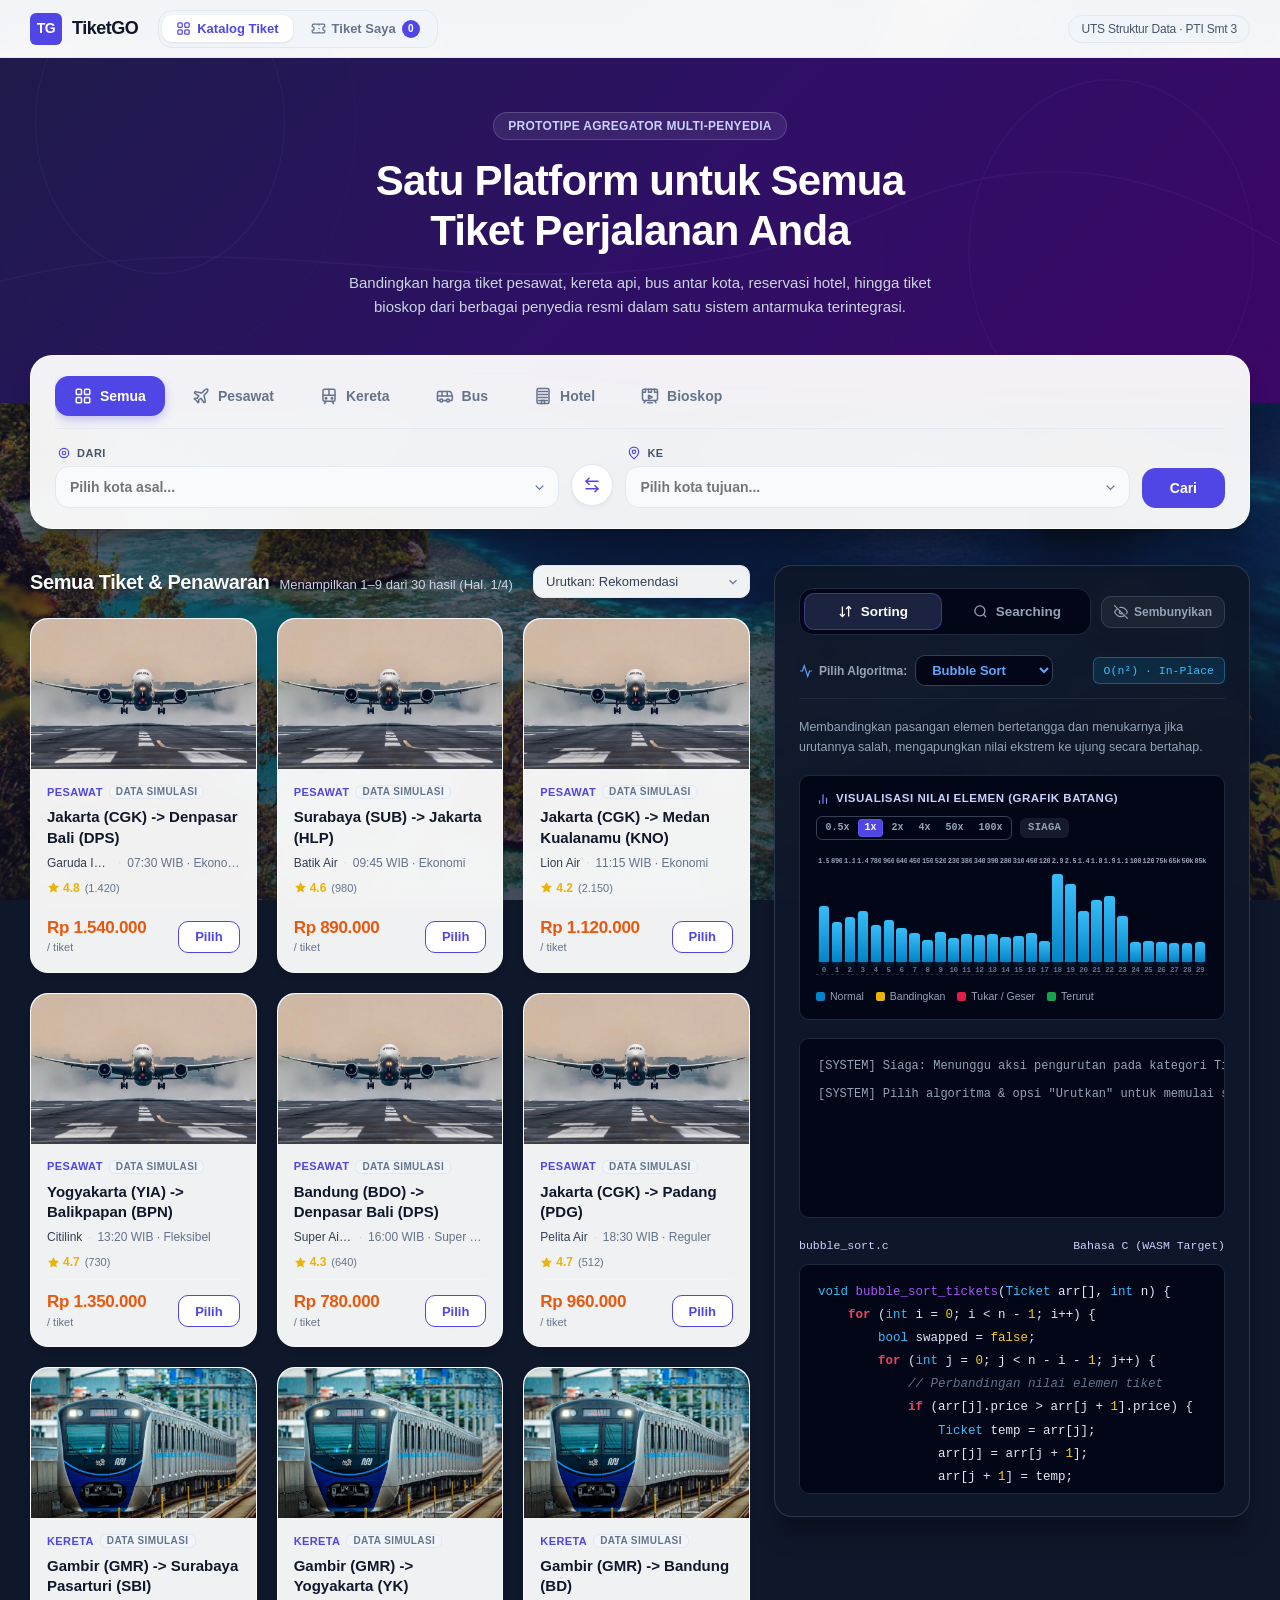
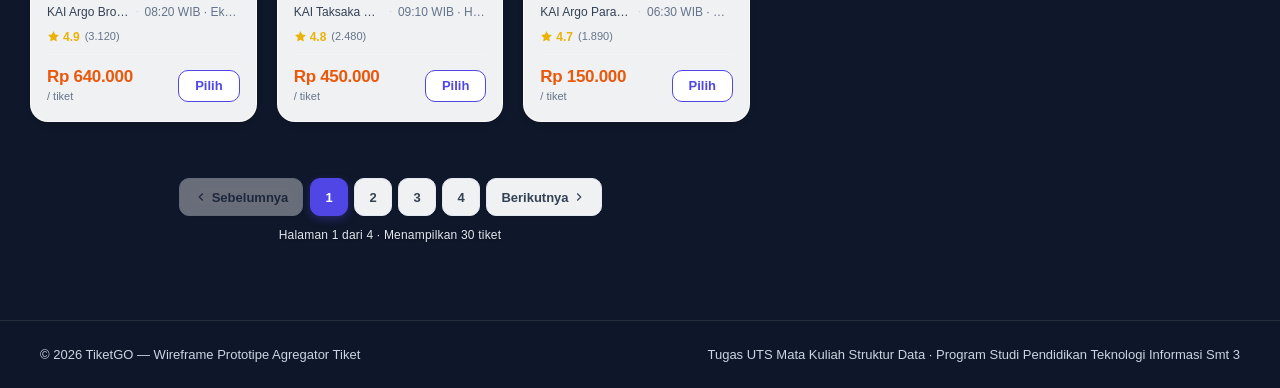
<file: index.html>
<!DOCTYPE html>
<html lang="id">
<head>
  <meta charset="UTF-8">
  <meta name="viewport" content="width=device-width, initial-scale=1.0">
  <title>TiketGO — Agregator Tiket & Visualisasi Algoritma</title>
  <meta name="description" content="Agregator tiket multi-penyedia (pesawat, kereta, bus, hotel, bioskop) dengan wireframe UI statis dan visualisasi algoritma sorting dan searching untuk UTS Struktur Data." />
  <meta property="og:title" content="TiketGO — Agregator Tiket & Visualisasi Algoritma" />
  <meta property="og:description" content="Agregator tiket multi-penyedia (pesawat, kereta, bus, hotel, bioskop) dengan wireframe UI statis dan visualisasi algoritma sorting dan searching untuk UTS Struktur Data." />
  <meta property="og:type" content="website" />
  <meta name="twitter:card" content="summary_large_image" />
  <link rel="stylesheet" href="css/style.css">
</head>
<body>
  <!-- Lapisan Overlay Gelap Transparan di Atas Background Gambar -->
  <div class="tgo-bg-overlay"></div>

  <!-- ========================================================
       1. NAVBAR TIPIS
       ======================================================== -->
  <header class="navbar">
    <div class="navbar-container">
      <div class="navbar-brand-group">
        <a href="#" class="brand-link" id="nav-brand-home" aria-label="TiketGO Beranda">
          <span class="brand-logo">TG</span>
          <span class="brand-name">TiketGO</span>
        </a>
        <nav class="nav-tabs" aria-label="Navigasi Utama">
          <button type="button" class="nav-tab active" id="nav-tab-catalog">
            <svg viewBox="0 0 24 24" fill="none" stroke="currentColor" stroke-width="2">
              <rect width="7" height="7" x="3" y="3" rx="1.5" />
              <rect width="7" height="7" x="14" y="3" rx="1.5" />
              <rect width="7" height="7" x="14" y="14" rx="1.5" />
              <rect width="7" height="7" x="3" y="14" rx="1.5" />
            </svg>
            <span>Katalog Tiket</span>
          </button>
          <button type="button" class="nav-tab" id="nav-tab-my-tickets">
            <svg viewBox="0 0 24 24" fill="none" stroke="currentColor" stroke-width="2">
              <path d="M2 9a3 3 0 0 1 0 6v2a2 2 0 0 0 2 2h16a2 2 0 0 0 2-2v-2a3 3 0 0 1 0-6V7a2 2 0 0 0-2-2H4a2 2 0 0 0-2 2Z" />
              <path d="M13 5v2" />
              <path d="M13 17v2" />
              <path d="M13 11v2" />
            </svg>
            <span>Tiket Saya</span>
            <span class="nav-tab-badge" id="my-tickets-badge">0</span>
          </button>
        </nav>
      </div>
      <span class="nav-badge">UTS Struktur Data · PTI Smt 3</span>
    </div>
  </header>

  <main>
    <!-- ========================================================
         VIEW 1: KATALOG TIKET & VISUALISASI ALGORITMA
         ======================================================== -->
    <div id="catalog-view" class="catalog-view">
      <!-- ========================================================
           2. HERO SECTION
           ======================================================== -->
    <section class="hero" aria-labelledby="hero-title">
      <!-- Elemen Dekoratif SVG Samar -->
      <svg class="hero-decorations" xmlns="http://www.w3.org/2000/svg" viewBox="0 0 1440 320" preserveAspectRatio="none">
        <circle cx="180" cy="60" r="140" fill="none" stroke="#818cf8" stroke-width="1.2" opacity="0.4" />
        <circle cx="180" cy="60" r="220" fill="none" stroke="#818cf8" stroke-width="0.8" opacity="0.25" />
        <path d="M-50,220 C300,120 600,280 1000,140 C1250,50 1400,160 1500,200" fill="none" stroke="#a78bfa" stroke-width="1.5" opacity="0.35" />
        <circle cx="1250" cy="180" r="160" fill="none" stroke="#c084fc" stroke-width="1.2" opacity="0.3" />
        <circle cx="1250" cy="180" r="260" fill="none" stroke="#c084fc" stroke-width="0.8" opacity="0.15" />
      </svg>

      <div class="hero-content">
        <span class="hero-pill-badge">Prototipe Agregator Multi-Penyedia</span>
        <h1 id="hero-title" class="hero-title">Satu Platform untuk Semua Tiket Perjalanan Anda</h1>
        <p class="hero-subtitle">
          Bandingkan harga tiket pesawat, kereta api, bus antar kota, reservasi hotel, hingga tiket bioskop dari berbagai penyedia resmi dalam satu sistem antarmuka terintegrasi.
        </p>
      </div>
    </section>

    <!-- ========================================================
         3. KARTU PENCARIAN MELAYANG
         ======================================================== -->
    <section class="floating-search-wrapper" aria-label="Pencarian Tiket">
      <div class="floating-search-card">
        <!-- Baris Tab Kategori (Semua, Pesawat, Kereta, Bus, Hotel, Bioskop) -->
        <div class="category-tabs" role="tablist" aria-label="Kategori Tiket">
          <button type="button" class="category-tab active" role="tab" aria-selected="true" data-category="semua">
            <svg viewBox="0 0 24 24" fill="none" stroke="currentColor" stroke-width="2" stroke-linecap="round" stroke-linejoin="round">
              <rect width="7" height="7" x="3" y="3" rx="1.5" />
              <rect width="7" height="7" x="14" y="3" rx="1.5" />
              <rect width="7" height="7" x="14" y="14" rx="1.5" />
              <rect width="7" height="7" x="3" y="14" rx="1.5" />
            </svg>
            <span>Semua</span>
          </button>

          <button type="button" class="category-tab" role="tab" aria-selected="false" data-category="pesawat">
            <svg viewBox="0 0 24 24" fill="none" stroke="currentColor" stroke-linecap="round" stroke-linejoin="round">
              <path d="M17.8 19.2 16 11l3.5-3.5C21 6 21.5 4 21 3c-1-.5-3 0-4.5 1.5L13 8 4.8 6.2c-.5-.1-.9.1-1.1.5l-.3.5c-.2.5-.1 1 .3 1.3L9 12l-2 3H4l-1 1 3 2 2 3 1-1v-3l3-2 3.5 5.3c.3.4.8.5 1.3.3l.5-.3c.4-.2.6-.6.5-1.1z"/>
            </svg>
            <span>Pesawat</span>
          </button>
          
          <button type="button" class="category-tab" role="tab" aria-selected="false" data-category="kereta">
            <svg viewBox="0 0 24 24" fill="none" stroke="currentColor" stroke-linecap="round" stroke-linejoin="round">
              <rect width="16" height="16" x="4" y="3" rx="2"/>
              <path d="M4 11h16"/><path d="M12 3v8"/><path d="m8 19-2 3"/><path d="m18 22-2-3"/><circle cx="8" cy="15" r="1"/><circle cx="16" cy="15" r="1"/>
            </svg>
            <span>Kereta</span>
          </button>
          
          <button type="button" class="category-tab" role="tab" aria-selected="false" data-category="bus">
            <svg viewBox="0 0 24 24" fill="none" stroke="currentColor" stroke-linecap="round" stroke-linejoin="round">
              <path d="M8 6v6"/><path d="M15 6v6"/><path d="M2 12h19.6"/><path d="M18 18h3s.5-1.7.8-2.8c.1-.4.2-.8.2-1.2 0-.4-.1-.8-.2-1.2l-1.4-5C20.1 6.8 19.1 6 18 6H4a2 2 0 0 0-2 2v10h3"/><circle cx="7" cy="18" r="2"/><path d="M9 18h5"/><circle cx="16" cy="18" r="2"/>
            </svg>
            <span>Bus</span>
          </button>
          
          <button type="button" class="category-tab" role="tab" aria-selected="false" data-category="hotel">
            <svg viewBox="0 0 24 24" fill="none" stroke="currentColor" stroke-linecap="round" stroke-linejoin="round">
              <path d="M6 18h12"/><path d="M6 14h12"/><path d="M6 10h12"/><path d="M6 6h12"/><path d="M10 22v-4h4v4"/><rect width="16" height="20" x="4" y="2" rx="2"/>
            </svg>
            <span>Hotel</span>
          </button>
          
          <button type="button" class="category-tab" role="tab" aria-selected="false" data-category="bioskop">
            <svg viewBox="0 0 24 24" fill="none" stroke="currentColor" stroke-linecap="round" stroke-linejoin="round">
              <rect width="20" height="15" x="2" y="3" rx="2"/><polyline points="2 7 6 7 6 3"/><polyline points="10 3 10 7 14 7 14 3"/><polyline points="18 3 18 7 22 7"/><polygon points="10 11 15 13.5 10 16 10 11"/><path d="m4 21 2-3"/><path d="m20 21-2-3"/><path d="M9 21h6"/>
            </svg>
            <span>Bioskop</span>
          </button>
        </div>

        <!-- Input Pencarian: Dua Dropdown Rute (Dari & Ke) atau Teks Bebas (Hotel/Bioskop) -->
        <form class="search-form" id="search-form" action="#" method="GET">
          <!-- WIDGET 1: PENCARIAN RUTE "DARI" & "KE" (UNTUK PESAWAT, KERETA, BUS, SEMUA) -->
          <div class="route-search-fields" id="route-search-fields">
            <!-- Kolom DARI (Kota Asal) -->
            <div class="route-field-group">
              <label class="route-field-label" for="route-origin-input">
                <svg viewBox="0 0 24 24" fill="none" stroke="currentColor" stroke-width="2"><circle cx="12" cy="12" r="3"/><circle cx="12" cy="12" r="8"/></svg>
                <span>Dari</span>
              </label>
              <div class="route-input-wrapper">
                <input 
                  type="text" 
                  id="route-origin-input" 
                  class="route-input" 
                  placeholder="Pilih kota asal..." 
                  autocomplete="off" 
                  aria-autocomplete="list"
                  aria-controls="origin-suggestions"
                />
                <button type="button" class="btn-clear-route" id="btn-clear-origin" title="Hapus Asal" style="display: none;">&times;</button>
                <svg class="route-dropdown-arrow" viewBox="0 0 24 24" fill="none" stroke="currentColor" stroke-width="2"><polyline points="6 9 12 15 18 9"/></svg>
                <div id="origin-suggestions" class="search-suggestions route-suggestions" style="display: none;" role="listbox"></div>
              </div>
            </div>

            <!-- Tombol Tukar Rute (Ikon Panah Bersebelahan) -->
            <button type="button" class="btn-swap-route" id="btn-swap-route" title="Tukar Kota Asal & Tujuan" aria-label="Tukar Kota Asal dan Tujuan">
              <svg viewBox="0 0 24 24" fill="none" stroke="currentColor" stroke-width="2" stroke-linecap="round" stroke-linejoin="round">
                <path d="M8 3 4 7l4 4"/>
                <path d="M4 7h16"/>
                <path d="m16 21 4-4-4-4"/>
                <path d="M20 17H4"/>
              </svg>
            </button>

            <!-- Kolom KE (Kota Tujuan) -->
            <div class="route-field-group">
              <label class="route-field-label" for="route-dest-input">
                <svg viewBox="0 0 24 24" fill="none" stroke="currentColor" stroke-width="2"><path d="M20 10c0 6-8 12-8 12s-8-6-8-12a8 8 0 0 1 16 0Z"/><circle cx="12" cy="10" r="3"/></svg>
                <span>Ke</span>
              </label>
              <div class="route-input-wrapper">
                <input 
                  type="text" 
                  id="route-dest-input" 
                  class="route-input" 
                  placeholder="Pilih kota tujuan..." 
                  autocomplete="off" 
                  aria-autocomplete="list"
                  aria-controls="dest-suggestions"
                />
                <button type="button" class="btn-clear-route" id="btn-clear-dest" title="Hapus Tujuan" style="display: none;">&times;</button>
                <svg class="route-dropdown-arrow" viewBox="0 0 24 24" fill="none" stroke="currentColor" stroke-width="2"><polyline points="6 9 12 15 18 9"/></svg>
                <div id="dest-suggestions" class="search-suggestions route-suggestions" style="display: none;" role="listbox"></div>
              </div>
            </div>
          </div>

          <!-- WIDGET 2: KOTAK PENCARIAN TEKS BEBAS (UNTUK HOTEL & BIOSKOP) -->
          <div class="search-input-box" id="single-search-box" style="display: none;">
            <svg class="search-icon" viewBox="0 0 24 24" fill="none" stroke="currentColor" stroke-width="2">
              <circle cx="11" cy="11" r="8"></circle>
              <line x1="21" y1="21" x2="16.65" y2="16.65"></line>
            </svg>
            <input 
              type="text" 
              id="search-input" 
              class="search-input" 
              placeholder="Cari nama hotel, bioskop, atau lokasi..." 
              autocomplete="off"
              aria-autocomplete="list"
              aria-controls="search-suggestions"
            >
            <div id="search-suggestions" class="search-suggestions" style="display: none;" role="listbox"></div>
          </div>

          <button type="submit" class="btn-search">
            <span>Cari</span>
          </button>
        </form>
      </div>
    </section>

    <!-- ========================================================
         4. KONTEN UTAMA — GRID 2 KOLOM (11fr / 9fr)
         ======================================================== -->
    <div class="main-layout">
      <div class="content-grid" id="main-content-grid">
        
        <!-- KOLOM KIRI: DAFTAR TIKET -->
        <section class="tickets-section" aria-labelledby="section-category-title">
          <div class="section-header">
            <div class="section-title-wrap">
              <h2 id="section-category-title" class="section-title">Semua Tiket & Penawaran</h2>
              <span id="tickets-count" class="section-counter">Menampilkan 30 hasil</span>
            </div>

            <!-- Kontrol Aksi: Tombol Tampilkan Visualisasi + Dropdown Urutkan -->
            <div class="section-header-actions">
              <button 
                type="button" 
                id="btn-show-visualizer" 
                class="btn-show-visualizer" 
                style="display: none;" 
                title="Tampilkan Panel Visualisasi Algoritma"
              >
                <svg viewBox="0 0 24 24" fill="none" stroke="currentColor" stroke-width="2" stroke-linecap="round" stroke-linejoin="round">
                  <path d="M1 12s4-8 11-8 11 8 11 8-4 8-11 8-11-8-11-8z"/>
                  <circle cx="12" cy="12" r="3"/>
                </svg>
                <span>Tampilkan Visualisasi</span>
              </button>

              <div class="sort-control">
                <select id="sort-select" class="sort-select" aria-label="Urutkan Hasil">
                  <option value="rekomendasi">Urutkan: Rekomendasi</option>
                  <option value="harga-asc">Termurah (Harga Terendah)</option>
                  <option value="harga-desc">Termahal (Harga Tertinggi)</option>
                  <option value="rating-desc">Rating Tertinggi</option>
                  <option value="alfabet-asc">Alfabet: A ke Z (Nama / Rute)</option>
                  <option value="alfabet-desc">Alfabet: Z ke A (Nama / Rute)</option>
                </select>
                <svg class="sort-arrow" viewBox="0 0 24 24" fill="none" stroke="currentColor" stroke-width="2">
                  <polyline points="6 9 12 15 18 9"></polyline>
                </svg>
              </div>
            </div>
          </div>

          <!-- Container Kartu Tiket Vertikal (Di-render Dinamis oleh JS) -->
          <div id="tickets-container" class="ticket-list" aria-live="polite">
            <!-- Isi dimuat melalui js/app.js -->
          </div>

          <!-- FITUR 1: KONTROL PAGINASI (Maks 9 Tiket per Halaman) -->
          <nav id="pagination-container" class="pagination-wrapper" aria-label="Navigasi Halaman Tiket">
            <!-- Di-render dinamis oleh JS -->
          </nav>
        </section>

        <!-- KOLOM KANAN: VISUALISASI ALGORITMA (PANEL BERTAB) -->
        <aside class="algo-aside" id="algo-aside" aria-label="Visualisasi Algoritma Struktur Data">
          <div class="algo-card">
            
            <!-- Baris Top: Tab Sorting & Searching + Tombol Sembunyikan -->
            <div class="algo-top-bar">
              <div class="algo-tabs" role="tablist" aria-label="Pilih Mode Algoritma">
                <button 
                  type="button" 
                  id="tab-algo-sorting" 
                  class="algo-tab active" 
                  role="tab" 
                  aria-selected="true" 
                  aria-controls="panel-algo-sorting"
                >
                  <svg viewBox="0 0 24 24" fill="none" stroke="currentColor" stroke-width="2">
                    <path d="m3 16 4 4 4-4"/><path d="M7 20V4"/><path d="m21 8-4-4-4 4"/><path d="M17 4v16"/>
                  </svg>
                  <span>Sorting</span>
                </button>
                
                <button 
                  type="button" 
                  id="tab-algo-searching" 
                  class="algo-tab" 
                  role="tab" 
                  aria-selected="false" 
                  aria-controls="panel-algo-searching"
                >
                  <svg viewBox="0 0 24 24" fill="none" stroke="currentColor" stroke-width="2">
                    <circle cx="11" cy="11" r="8"/><path d="m21 21-4.3-4.3"/>
                  </svg>
                  <span>Searching</span>
                </button>
              </div>

              <!-- Tombol Sembunyikan Panel -->
              <button 
                type="button" 
                id="btn-hide-visualizer" 
                class="btn-hide-visualizer" 
                title="Sembunyikan Panel Visualisasi"
              >
                <svg viewBox="0 0 24 24" fill="none" stroke="currentColor" stroke-width="2" stroke-linecap="round" stroke-linejoin="round">
                  <path d="M17.94 17.94A10.07 10.07 0 0 1 12 20c-7 0-11-8-11-8a18.45 18.45 0 0 1 5.06-5.94M9.9 4.24A9.12 9.12 0 0 1 12 4c7 0 11 8 11 8a18.5 18.5 0 0 1-2.16 3.19m-6.72-1.07a3 3 0 1 1-4.24-4.24"/>
                  <line x1="1" y1="1" x2="23" y2="23"/>
                </svg>
                <span>Sembunyikan</span>
              </button>
            </div>

            <!-- ================= PANEL 1: SORTING ================= -->
            <div 
              id="panel-algo-sorting" 
              class="algo-panel active" 
              role="tabpanel" 
              aria-labelledby="tab-algo-sorting"
            >
              <div class="algo-meta-header">
                <div class="algo-select-group">
                  <label for="select-algo-sorting" class="algo-select-label">
                    <svg width="14" height="14" viewBox="0 0 24 24" fill="none" stroke="currentColor" stroke-width="2">
                      <polyline points="22 12 18 12 15 21 9 3 6 12 2 12"></polyline>
                    </svg>
                    Pilih Algoritma:
                  </label>
                  <select id="select-algo-sorting" class="algo-select" aria-label="Pilih Algoritma Sorting">
                    <option value="bubble" selected>Bubble Sort</option>
                    <option value="exchange">Exchange Sort</option>
                    <option value="selection">Selection Sort</option>
                    <option value="insertion">Insertion Sort</option>
                    <option value="shell">Shell Sort</option>
                    <option value="quick">Quick Sort</option>
                  </select>
                </div>
                <span class="algo-complexity" id="complexity-sorting">O(n²) · In-Place</span>
              </div>

              <p class="algo-desc" id="desc-sorting">
                Membandingkan pasangan elemen bertetangga dan menukarnya jika urutannya salah, mengapungkan nilai ekstrem ke ujung secara bertahap.
              </p>

              <!-- Kotak Visualisasi Grafik Batang Animasi -->
              <div class="algo-chart-card">
                <div class="chart-header">
                  <div class="chart-title-wrap">
                    <svg width="14" height="14" viewBox="0 0 24 24" fill="none" stroke="currentColor" stroke-width="2">
                      <line x1="18" y1="20" x2="18" y2="10"></line>
                      <line x1="12" y1="20" x2="12" y2="4"></line>
                      <line x1="6" y1="20" x2="6" y2="14"></line>
                    </svg>
                    <span>Visualisasi Nilai Elemen (Grafik Batang)</span>
                  </div>
                  <div class="chart-header-actions">
                    <div class="speed-control-group" aria-label="Kecepatan Animasi">
                      <button type="button" class="btn-speed" data-speed="0.5" title="Kecepatan Lambat (0.5x)">0.5x</button>
                      <button type="button" class="btn-speed active" data-speed="1" title="Kecepatan Normal (1x)">1x</button>
                      <button type="button" class="btn-speed" data-speed="2" title="Kecepatan Cepat (2x)">2x</button>
                      <button type="button" class="btn-speed" data-speed="4" title="Kecepatan Sangat Cepat (4x)">4x</button>
                      <button type="button" class="btn-speed" data-speed="50" title="Kecepatan Super Cepat (50x)">50x</button>
                      <button type="button" class="btn-speed" data-speed="100" title="Kecepatan Instan (100x)">100x</button>
                    </div>
                    <span class="chart-status-badge" id="chart-status-sorting">Siaga</span>
                  </div>
                </div>
                <div class="chart-bars-container" id="chart-bars-sorting" aria-label="Grafik Batang Animasi Sorting"></div>
                <div class="chart-legend">
                  <span class="legend-item"><span class="legend-color legend-default"></span> Normal</span>
                  <span class="legend-item"><span class="legend-color legend-compare"></span> Bandingkan</span>
                  <span class="legend-item"><span class="legend-color legend-swap"></span> Tukar / Geser</span>
                  <span class="legend-item"><span class="legend-color legend-sorted"></span> Terurut</span>
                </div>
              </div>

              <!-- Console Log Box Monospace -->
              <div class="console-box" id="console-sorting" aria-label="Console Log Operasi Sorting">
                <div class="log-line log-system">[SYSTEM] Siaga: Menunggu aksi pengurutan pada kategori Tiket Pesawat...</div>
                <div class="log-line log-system">[SYSTEM] Pilih algoritma &amp; opsi "Urutkan" untuk memulai simulasi.</div>
              </div>

              <!-- Cuplikan Kode C Referensi -->
              <div class="code-container">
                <div class="code-header" id="code-header-sorting">
                  <span id="code-filename-sorting">bubble_sort.c</span>
                  <span>Bahasa C (WASM Target)</span>
                </div>
                <div class="code-box" id="code-box-sorting">
<pre><code id="code-snippet-sorting"><span class="c-type">void</span> <span class="c-fn">bubble_sort_tickets</span>(<span class="c-type">Ticket</span> arr[], <span class="c-type">int</span> n) {
    <span class="c-kw">for</span> (<span class="c-type">int</span> i = <span class="c-op">0</span>; i &lt; n - <span class="c-op">1</span>; i++) {
        <span class="c-type">bool</span> swapped = <span class="c-op">false</span>;
        <span class="c-kw">for</span> (<span class="c-type">int</span> j = <span class="c-op">0</span>; j &lt; n - i - <span class="c-op">1</span>; j++) {
            <span class="c-comment">// Perbandingan nilai elemen tiket</span>
            <span class="c-kw">if</span> (arr[j].price &gt; arr[j + <span class="c-op">1</span>].price) {
                <span class="c-type">Ticket</span> temp = arr[j];
                arr[j] = arr[j + <span class="c-op">1</span>];
                arr[j + <span class="c-op">1</span>] = temp;
                swapped = <span class="c-op">true</span>;
            }
        }
        <span class="c-kw">if</span> (!swapped) <span class="c-kw">break</span>; <span class="c-comment">// Optimasi early exit</span>
    }
}</code></pre>
                </div>
              </div>
            </div>

            <!-- ================= PANEL 2: SEARCHING ================= -->
            <div 
              id="panel-algo-searching" 
              class="algo-panel" 
              role="tabpanel" 
              aria-labelledby="tab-algo-searching"
            >
              <div class="algo-meta-header">
                <div class="algo-select-group">
                  <label for="select-algo-searching" class="algo-select-label">
                    <svg width="14" height="14" viewBox="0 0 24 24" fill="none" stroke="currentColor" stroke-width="2">
                      <circle cx="11" cy="11" r="8"></circle>
                      <line x1="21" y1="21" x2="16.65" y2="16.65"></line>
                    </svg>
                    Pilih Metode:
                  </label>
                  <select id="select-algo-searching" class="algo-select" aria-label="Pilih Metode Searching">
                    <option value="linear" selected>Linear Search</option>
                    <option value="binary">Binary Search</option>
                  </select>
                </div>
                <span class="algo-complexity" id="complexity-searching">O(n) · Sequential</span>
              </div>

              <p class="algo-desc" id="desc-searching">
                Memeriksa setiap elemen data secara berurutan satu per satu dari indeks awal hingga akhir sampai kata kunci ditemukan.
              </p>

              <!-- Kotak Visualisasi Grafik Batang Animasi -->
              <div class="algo-chart-card" id="chart-visual-searching">
                <div class="chart-header">
                  <div class="chart-title-wrap">
                    <svg width="14" height="14" viewBox="0 0 24 24" fill="none" stroke="currentColor" stroke-width="2">
                      <circle cx="11" cy="11" r="8"></circle>
                      <line x1="21" y1="21" x2="16.65" y2="16.65"></line>
                    </svg>
                    <span>Visualisasi Penelusuran Elemen (Grafik Batang)</span>
                  </div>
                  <div class="chart-header-actions">
                    <div class="speed-control-group" aria-label="Kecepatan Animasi">
                      <button type="button" class="btn-speed" data-speed="0.5" title="Kecepatan Lambat (0.5x)">0.5x</button>
                      <button type="button" class="btn-speed active" data-speed="1" title="Kecepatan Normal (1x)">1x</button>
                      <button type="button" class="btn-speed" data-speed="2" title="Kecepatan Cepat (2x)">2x</button>
                      <button type="button" class="btn-speed" data-speed="4" title="Kecepatan Sangat Cepat (4x)">4x</button>
                      <button type="button" class="btn-speed" data-speed="50" title="Kecepatan Super Cepat (50x)">50x</button>
                      <button type="button" class="btn-speed" data-speed="100" title="Kecepatan Instan (100x)">100x</button>
                    </div>
                    <span class="chart-status-badge" id="chart-status-searching">Siaga</span>
                  </div>
                </div>
                <div class="chart-bars-container" id="chart-bars-searching" aria-label="Grafik Batang Animasi Searching"></div>
                <div class="chart-legend" id="legend-searching">
                  <span class="legend-item"><span class="legend-color legend-default"></span> Normal</span>
                  <span class="legend-item"><span class="legend-color legend-checking"></span> Diperiksa</span>
                  <span class="legend-item"><span class="legend-color legend-found"></span> Cocok / Ditemukan</span>
                </div>
              </div>

              <!-- Console Log Box Monospace -->
              <div class="console-box" id="console-searching" aria-label="Console Log Operasi Searching">
                <div class="log-line log-system">[SYSTEM] Siaga: Menunggu kata kunci pencarian...</div>
                <div class="log-line log-system">[SYSTEM] Masukkan kata kunci lalu klik 'Cari' untuk memulai simulasi.</div>
              </div>

              <!-- Cuplikan Kode C Referensi -->
              <div class="code-container">
                <div class="code-header" id="code-header-searching">
                  <span id="code-filename-searching">linear_search.c</span>
                  <span>Bahasa C (WASM Target)</span>
                </div>
                <div class="code-box" id="code-box-searching">
<pre><code id="code-snippet-searching"><span class="c-type">int</span> <span class="c-fn">linear_search_ticket</span>(<span class="c-type">Ticket</span> arr[], <span class="c-type">int</span> n, <span class="c-kw">const</span> <span class="c-type">char</span> *query) {
    <span class="c-kw">for</span> (<span class="c-type">int</span> i = <span class="c-op">0</span>; i &lt; n; i++) {
        <span class="c-comment">// Pencarian substring pada judul dan provider</span>
        <span class="c-kw">if</span> (<span class="c-fn">strstr</span>(arr[i].title, query) != <span class="c-kw">NULL</span> ||
            <span class="c-fn">strstr</span>(arr[i].provider, query) != <span class="c-kw">NULL</span>) {
            <span class="c-kw">return</span> i; <span class="c-comment">// Indeks elemen ditemukan</span>
        }
    }
    <span class="c-kw">return</span> -<span class="c-op">1</span>; <span class="c-comment">// Tidak ditemukan</span>
}</code></pre>
                </div>
              </div>
            </div>

          </div>
        </aside>

        </div>
      </div>
    </div>

    <!-- ========================================================
         VIEW 2: FITUR 3 — TAB "TIKET SAYA" (RIWAYAT PEMESANAN)
         ======================================================== -->
    <section id="my-tickets-view" class="my-tickets-view" style="display: none;" aria-labelledby="my-tickets-title">
      <div class="my-tickets-container">
        <!-- Header Halaman Tiket Saya -->
        <div class="my-tickets-header-card">
          <div class="my-tickets-header-left">
            <button type="button" class="btn-back-catalog" id="btn-back-catalog">
              <svg viewBox="0 0 24 24" fill="none" stroke="currentColor" stroke-width="2">
                <line x1="19" y1="12" x2="5" y2="12"></line>
                <polyline points="12 19 5 12 12 5"></polyline>
              </svg>
              <span>Kembali ke Katalog</span>
            </button>
            <h2 id="my-tickets-title" class="my-tickets-title">Tiket Saya</h2>
            <p class="my-tickets-desc">Riwayat e-tiket pemesanan Anda yang tersimpan aman di peramban (localStorage).</p>
          </div>
          <div class="my-tickets-header-right">
            <div class="my-tickets-stat-pill" id="my-tickets-stat-pill">
              <svg viewBox="0 0 24 24" width="16" height="16" fill="none" stroke="currentColor" stroke-width="2"><path d="M2 9a3 3 0 0 1 0 6v2a2 2 0 0 0 2 2h16a2 2 0 0 0 2-2v-2a3 3 0 0 1 0-6V7a2 2 0 0 0-2-2H4a2 2 0 0 0-2 2Z"/></svg>
              <span id="my-tickets-total-count">0 Tiket Dipesan</span>
            </div>
          </div>
        </div>

        <!-- Kontainer Daftar E-Tiket Saya -->
        <div id="my-tickets-list" class="my-tickets-list" aria-live="polite">
          <!-- Di-render dinamis oleh JS -->
        </div>
      </div>
    </section>
  </main>

  <!-- ========================================================
       MODAL 1: KONFIRMASI PEMESANAN TIKET
       ======================================================== -->
  <div id="booking-modal" class="tgo-modal-overlay" style="display: none;" role="dialog" aria-modal="true" aria-labelledby="booking-modal-title">
    <div class="tgo-modal-card">
      <div class="tgo-modal-header">
        <div class="tgo-modal-title-wrap">
          <h3 id="booking-modal-title" class="tgo-modal-title">Konfirmasi Pemesanan Tiket</h3>
          <p class="tgo-modal-subtitle">Isi identitas penumpang untuk menerbitkan e-tiket resmi</p>
        </div>
        <button type="button" class="btn-modal-close" id="btn-close-booking-modal" aria-label="Tutup Dialog">
          <svg viewBox="0 0 24 24" fill="none" stroke="currentColor" stroke-width="2"><line x1="18" y1="6" x2="6" y2="18"/><line x1="6" y1="6" x2="18" y2="18"/></svg>
        </button>
      </div>

      <div class="tgo-modal-body">
        <!-- Ringkasan Tiket yang Dipilih -->
        <div class="ticket-summary-card" id="booking-ticket-summary">
          <!-- Diisi dinamis oleh JS -->
        </div>

        <!-- Form Nama Penumpang -->
        <form id="booking-form" class="booking-form" novalidate>
          <div class="form-group">
            <label for="booking-passenger-name" class="form-label">
              Nama Lengkap Penumpang <span class="required-star">*</span>
            </label>
            <input 
              type="text" 
              id="booking-passenger-name" 
              class="form-input" 
              placeholder="Contoh: Budi Santoso" 
              maxlength="60" 
              autocomplete="name"
              required 
            />
            <div id="booking-error-msg" class="form-error-msg" style="display: none;">Nama penumpang wajib diisi!</div>
            <span class="form-hint">Harap isi sesuai identitas resmi (KTP / SIM / Paspor) untuk keperluan boarding.</span>
          </div>

          <div class="booking-notice-box">
            <svg viewBox="0 0 24 24" fill="none" stroke="currentColor" stroke-width="2"><circle cx="12" cy="12" r="10"/><line x1="12" y1="8" x2="12" y2="12"/><line x1="12" y1="16" x2="12.01" y2="16"/></svg>
            <span>Setelah dikonfirmasi, sistem akan menghasilkan e-tiket instan lengkap dengan kode booking dan barcode resmi.</span>
          </div>

          <div class="tgo-modal-footer">
            <button type="button" class="btn-modal-cancel" id="btn-cancel-booking">Batal</button>
            <button type="submit" class="btn-modal-confirm" id="btn-confirm-booking">
              <span>Konfirmasi Pemesanan</span>
              <svg viewBox="0 0 24 24" fill="none" stroke="currentColor" stroke-width="2"><polyline points="20 6 9 17 4 12"/></svg>
            </button>
          </div>
        </form>
      </div>
    </div>
  </div>

  <!-- ========================================================
       MODAL 2: E-TIKET / BOARDING PASS RESMI (DENGAN BARCODE)
       ======================================================== -->
  <div id="eticket-modal" class="tgo-modal-overlay" style="display: none;" role="dialog" aria-modal="true" aria-labelledby="eticket-modal-title">
    <div class="tgo-modal-card boarding-pass-modal">
      <div class="tgo-modal-header boarding-pass-header">
        <div class="tgo-modal-title-wrap">
          <span class="badge-success-pill">✓ Pemesanan Berhasil Dikonfirmasi</span>
          <h3 id="eticket-modal-title" class="tgo-modal-title">E-Tiket & Boarding Pass</h3>
        </div>
        <button type="button" class="btn-modal-close" id="btn-close-eticket-modal" aria-label="Tutup Dialog E-Tiket">
          <svg viewBox="0 0 24 24" fill="none" stroke="currentColor" stroke-width="2"><line x1="18" y1="6" x2="6" y2="18"/><line x1="6" y1="6" x2="18" y2="18"/></svg>
        </button>
      </div>

      <div class="tgo-modal-body">
        <!-- Konten Boarding Pass dengan Barcode -->
        <div class="boarding-pass-card" id="eticket-card-content">
          <!-- Di-render dinamis oleh JS -->
        </div>

        <div class="eticket-actions">
          <button type="button" class="btn-secondary" id="btn-print-eticket">
            <svg viewBox="0 0 24 24" fill="none" stroke="currentColor" stroke-width="2"><polyline points="6 9 6 2 18 2 18 9"/><path d="M6 18H4a2 2 0 0 1-2-2v-5a2 2 0 0 1 2-2h16a2 2 0 0 1 2 2v5a2 2 0 0 1-2 2h-2"/><rect width="12" height="8" x="6" y="14"/></svg>
            <span>Cetak / Simpan E-Tiket</span>
          </button>
          <button type="button" class="btn-primary" id="btn-goto-my-tickets">
            <span>Buka di Tiket Saya</span>
            <svg viewBox="0 0 24 24" fill="none" stroke="currentColor" stroke-width="2"><path d="M5 12h14"/><path d="m12 5 7 7-7 7"/></svg>
          </button>
        </div>
      </div>
    </div>
  </div>

  <!-- ========================================================
       FOOTER
       ======================================================== -->
  <footer class="footer">
    <div class="footer-inner">
      <span>&copy; 2026 TiketGO — Wireframe Prototipe Agregator Tiket</span>
      <span>Tugas UTS Mata Kuliah Struktur Data · Program Studi Pendidikan Teknologi Informasi Smt 3</span>
    </div>
  </footer>

  <!-- SCRIPT LOGIKA UTAMA (VANILLA JS + WASM) -->
  <script src="js/tiketgo_wasm.js"></script>
  <script type="module" src="js/app.js"></script>
</body>
</html>
</file>
